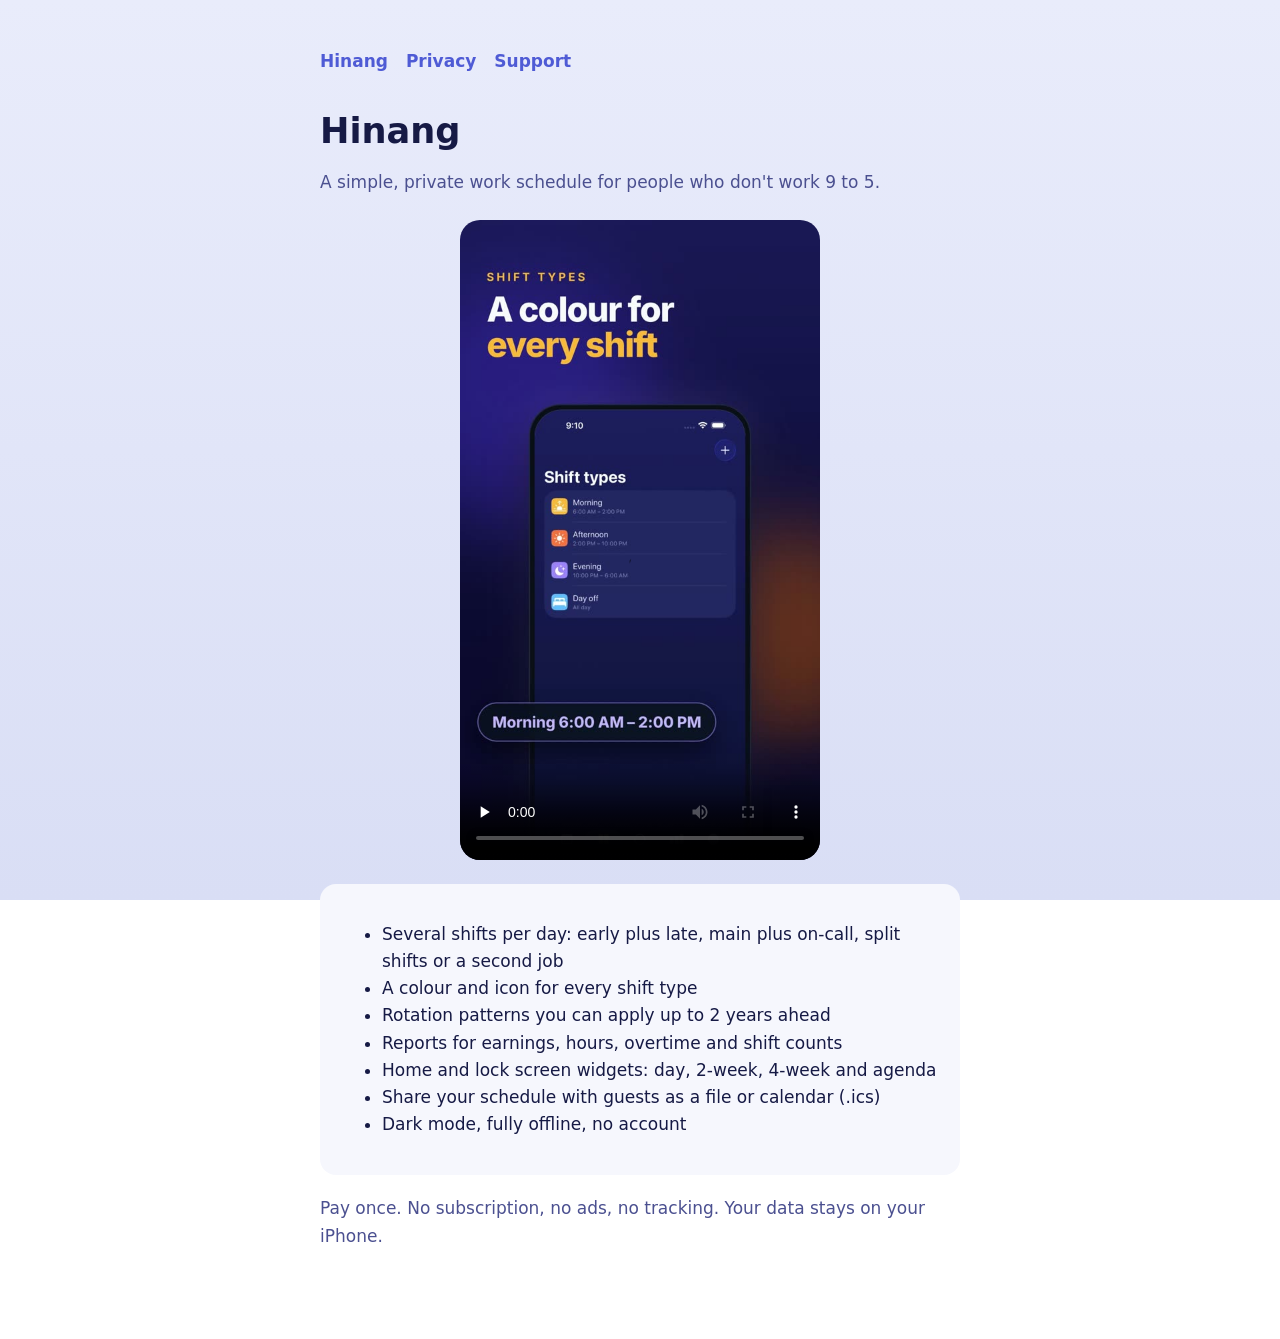
<file: index.html>
<!doctype html><html lang="en"><head><meta charset="utf-8"><meta name="viewport" content="width=device-width,initial-scale=1">
<title>Hinang: Shift Work Calendar</title><meta name="description" content="Hinang is a simple, private work schedule for people who don't work 9 to 5.">
<link rel="stylesheet" href="/style.css"></head><body><main>
<nav><a href="/">Hinang</a><a href="/privacy/">Privacy</a><a href="/support/">Support</a></nav>
<h1>Hinang</h1>
<p class="muted">A simple, private work schedule for people who don't work 9 to 5.</p>
<video src="/showcase.mp4" poster="/showcase-poster.jpg" controls playsinline preload="none" style="width:100%;max-width:360px;display:block;margin:24px auto;border-radius:20px"></video>
<div class="card"><ul>
<li>Several shifts per day: early plus late, main plus on-call, split shifts or a second job</li>
<li>A colour and icon for every shift type</li>
<li>Rotation patterns you can apply up to 2 years ahead</li>
<li>Reports for earnings, hours, overtime and shift counts</li>
<li>Home and lock screen widgets: day, 2-week, 4-week and agenda</li>
<li>Share your schedule with guests as a file or calendar (.ics)</li>
<li>Dark mode, fully offline, no account</li></ul></div>
<p class="muted">Pay once. No subscription, no ads, no tracking. Your data stays on your iPhone.</p>
</main></body></html>
</file>
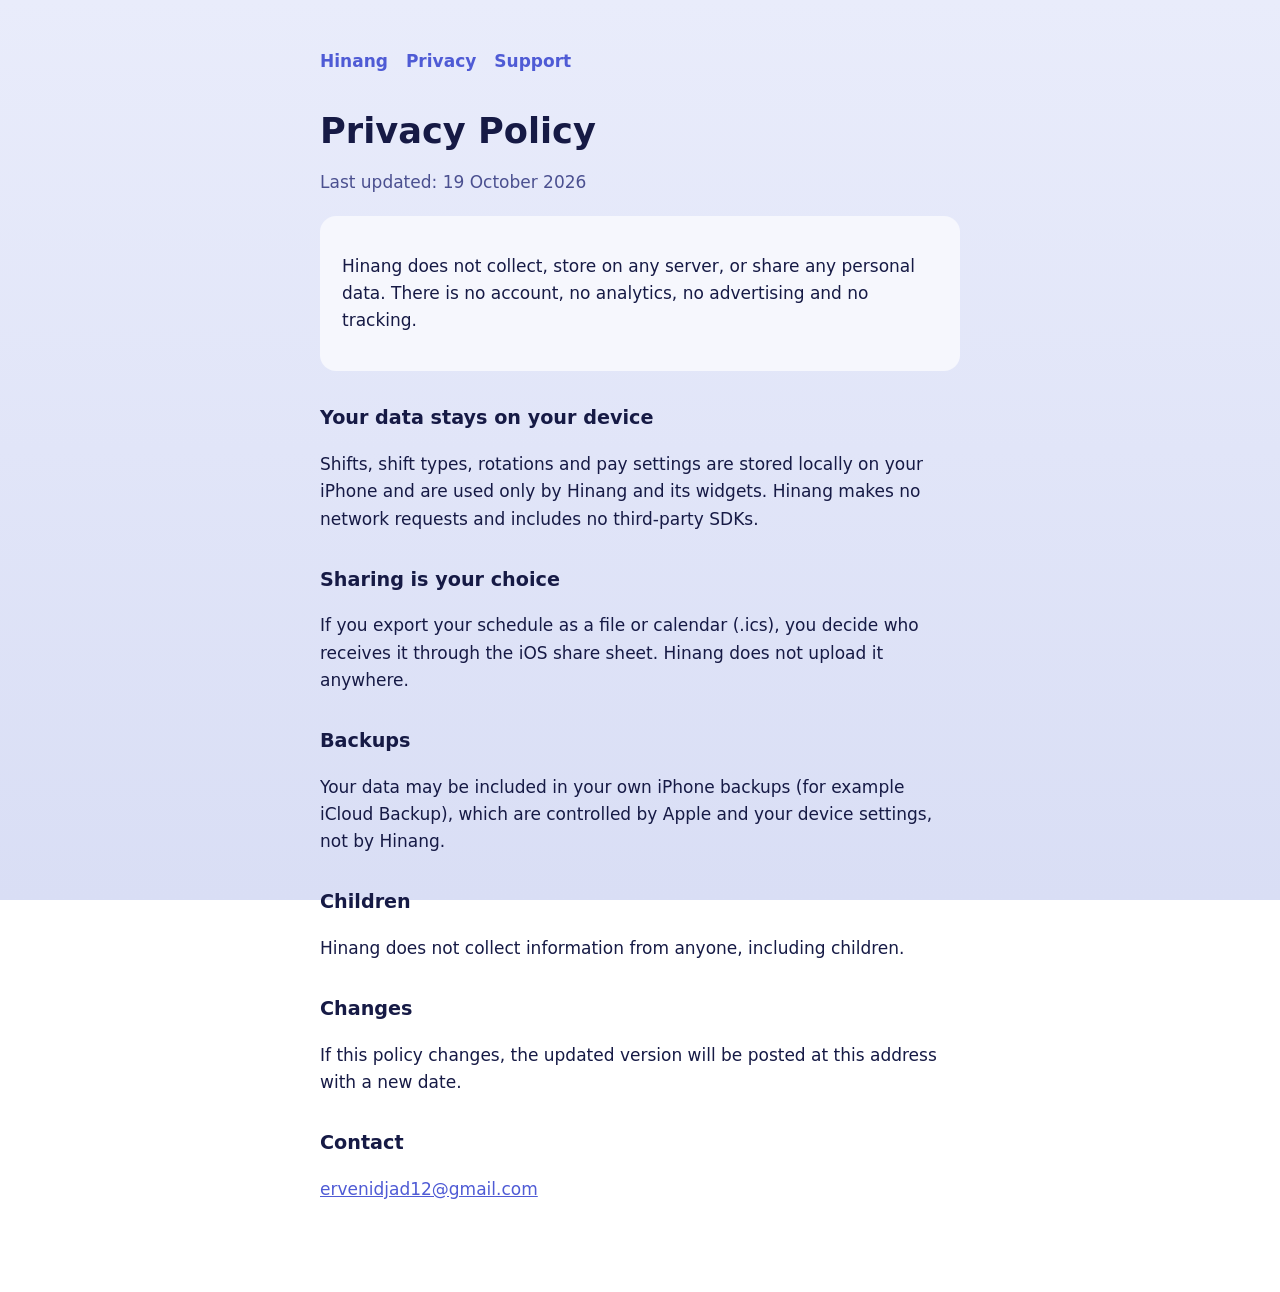
<file: privacy/index.html>
<!doctype html><html lang="en"><head><meta charset="utf-8"><meta name="viewport" content="width=device-width,initial-scale=1">
<title>Hinang Privacy Policy</title><link rel="stylesheet" href="/style.css"></head><body><main>
<nav><a href="/">Hinang</a><a href="/privacy/">Privacy</a><a href="/support/">Support</a></nav>
<h1>Privacy Policy</h1><p class="muted">Last updated: 19 October 2026</p>
<div class="card"><p>Hinang does not collect, store on any server, or share any personal data. There is no account, no analytics, no advertising and no tracking.</p></div>
<h2>Your data stays on your device</h2>
<p>Shifts, shift types, rotations and pay settings are stored locally on your iPhone and are used only by Hinang and its widgets. Hinang makes no network requests and includes no third-party SDKs.</p>
<h2>Sharing is your choice</h2>
<p>If you export your schedule as a file or calendar (.ics), you decide who receives it through the iOS share sheet. Hinang does not upload it anywhere.</p>
<h2>Backups</h2>
<p>Your data may be included in your own iPhone backups (for example iCloud Backup), which are controlled by Apple and your device settings, not by Hinang.</p>
<h2>Children</h2>
<p>Hinang does not collect information from anyone, including children.</p>
<h2>Changes</h2>
<p>If this policy changes, the updated version will be posted at this address with a new date.</p>
<h2>Contact</h2>
<p><a href="mailto:ervenidjad12@gmail.com">ervenidjad12@gmail.com</a></p>
</main></body></html>
</file>
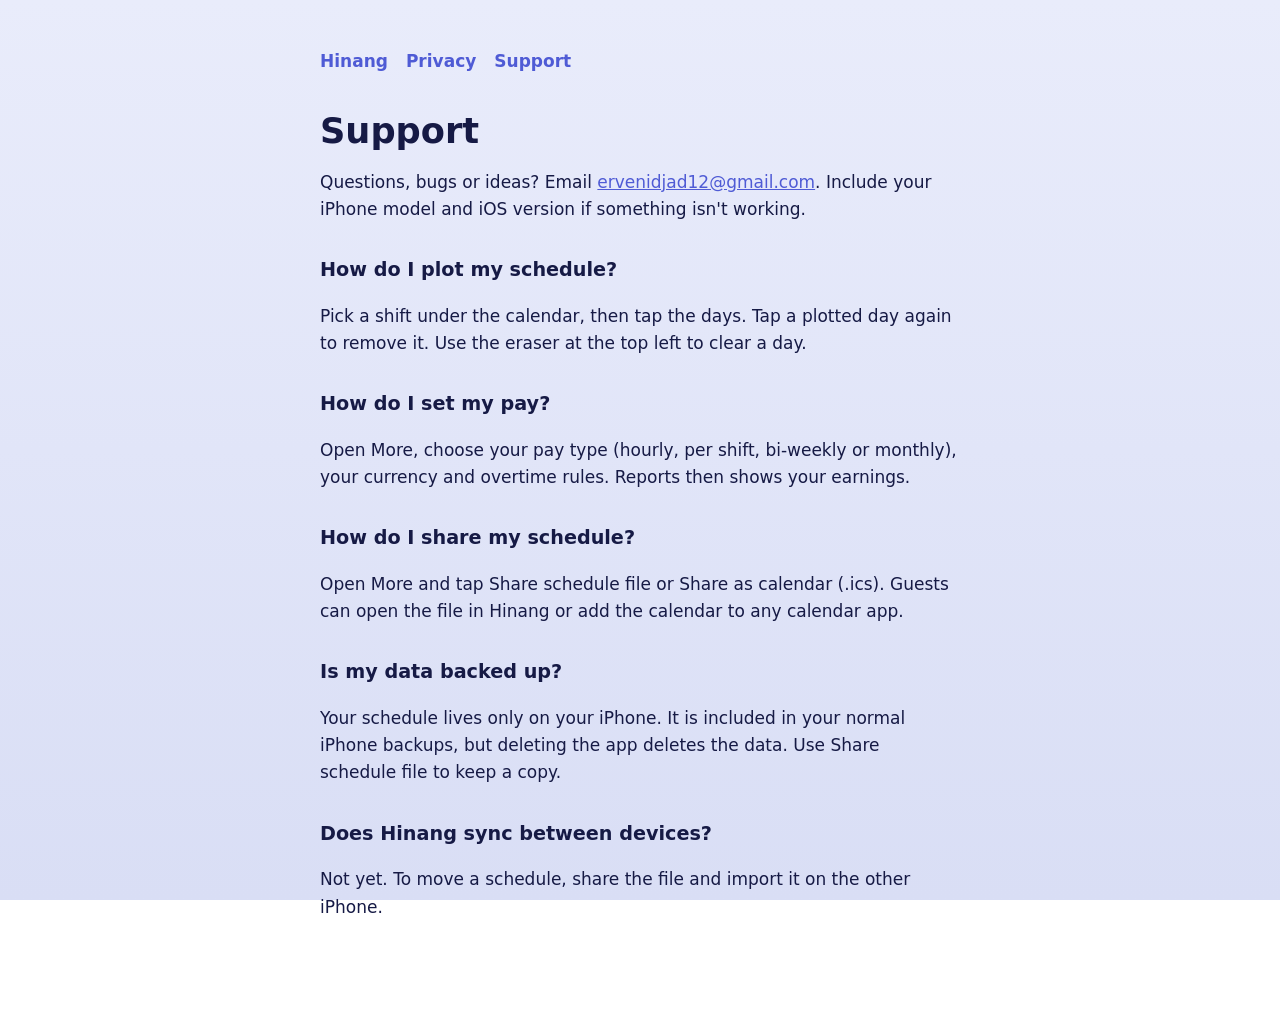
<file: support/index.html>
<!doctype html><html lang="en"><head><meta charset="utf-8"><meta name="viewport" content="width=device-width,initial-scale=1">
<title>Hinang Support</title><link rel="stylesheet" href="/style.css"></head><body><main>
<nav><a href="/">Hinang</a><a href="/privacy/">Privacy</a><a href="/support/">Support</a></nav>
<h1>Support</h1>
<p>Questions, bugs or ideas? Email <a href="mailto:ervenidjad12@gmail.com">ervenidjad12@gmail.com</a>. Include your iPhone model and iOS version if something isn't working.</p>
<h2>How do I plot my schedule?</h2>
<p>Pick a shift under the calendar, then tap the days. Tap a plotted day again to remove it. Use the eraser at the top left to clear a day.</p>
<h2>How do I set my pay?</h2>
<p>Open More, choose your pay type (hourly, per shift, bi-weekly or monthly), your currency and overtime rules. Reports then shows your earnings.</p>
<h2>How do I share my schedule?</h2>
<p>Open More and tap Share schedule file or Share as calendar (.ics). Guests can open the file in Hinang or add the calendar to any calendar app.</p>
<h2>Is my data backed up?</h2>
<p>Your schedule lives only on your iPhone. It is included in your normal iPhone backups, but deleting the app deletes the data. Use Share schedule file to keep a copy.</p>
<h2>Does Hinang sync between devices?</h2>
<p>Not yet. To move a schedule, share the file and import it on the other iPhone.</p>
</main></body></html>
</file>
<file: style.css>
:root { --bg1:#e9ecfb; --bg2:#d9def5; --card:#f6f7fd; --text:#161a45; --muted:#4b5090; --accent:#4f5bd5; }
@media (prefers-color-scheme: dark) { :root { --bg1:#1b2160; --bg2:#0e1236; --card:#222a66; --text:#e9ebff; --muted:#aeb4e8; --accent:#ffc857; } }
* { box-sizing: border-box; }
body { margin:0; min-height:100vh; background:linear-gradient(var(--bg1),var(--bg2)) fixed; color:var(--text);
  font:17px/1.6 ui-rounded,"SF Pro Rounded",system-ui,-apple-system,"Segoe UI",sans-serif; }
main { max-width:680px; margin:0 auto; padding:48px 20px 72px; }
h1 { font-size:2.2rem; line-height:1.15; margin:0 0 8px; }
h2 { font-size:1.2rem; margin:32px 0 6px; }
p, li { color:var(--text); }
.muted { color:var(--muted); }
.card { background:var(--card); border-radius:16px; padding:20px 22px; margin:20px 0; }
a { color:var(--accent); }
nav { display:flex; gap:18px; margin-bottom:36px; font-weight:600; }
nav a { text-decoration:none; }
</file>
